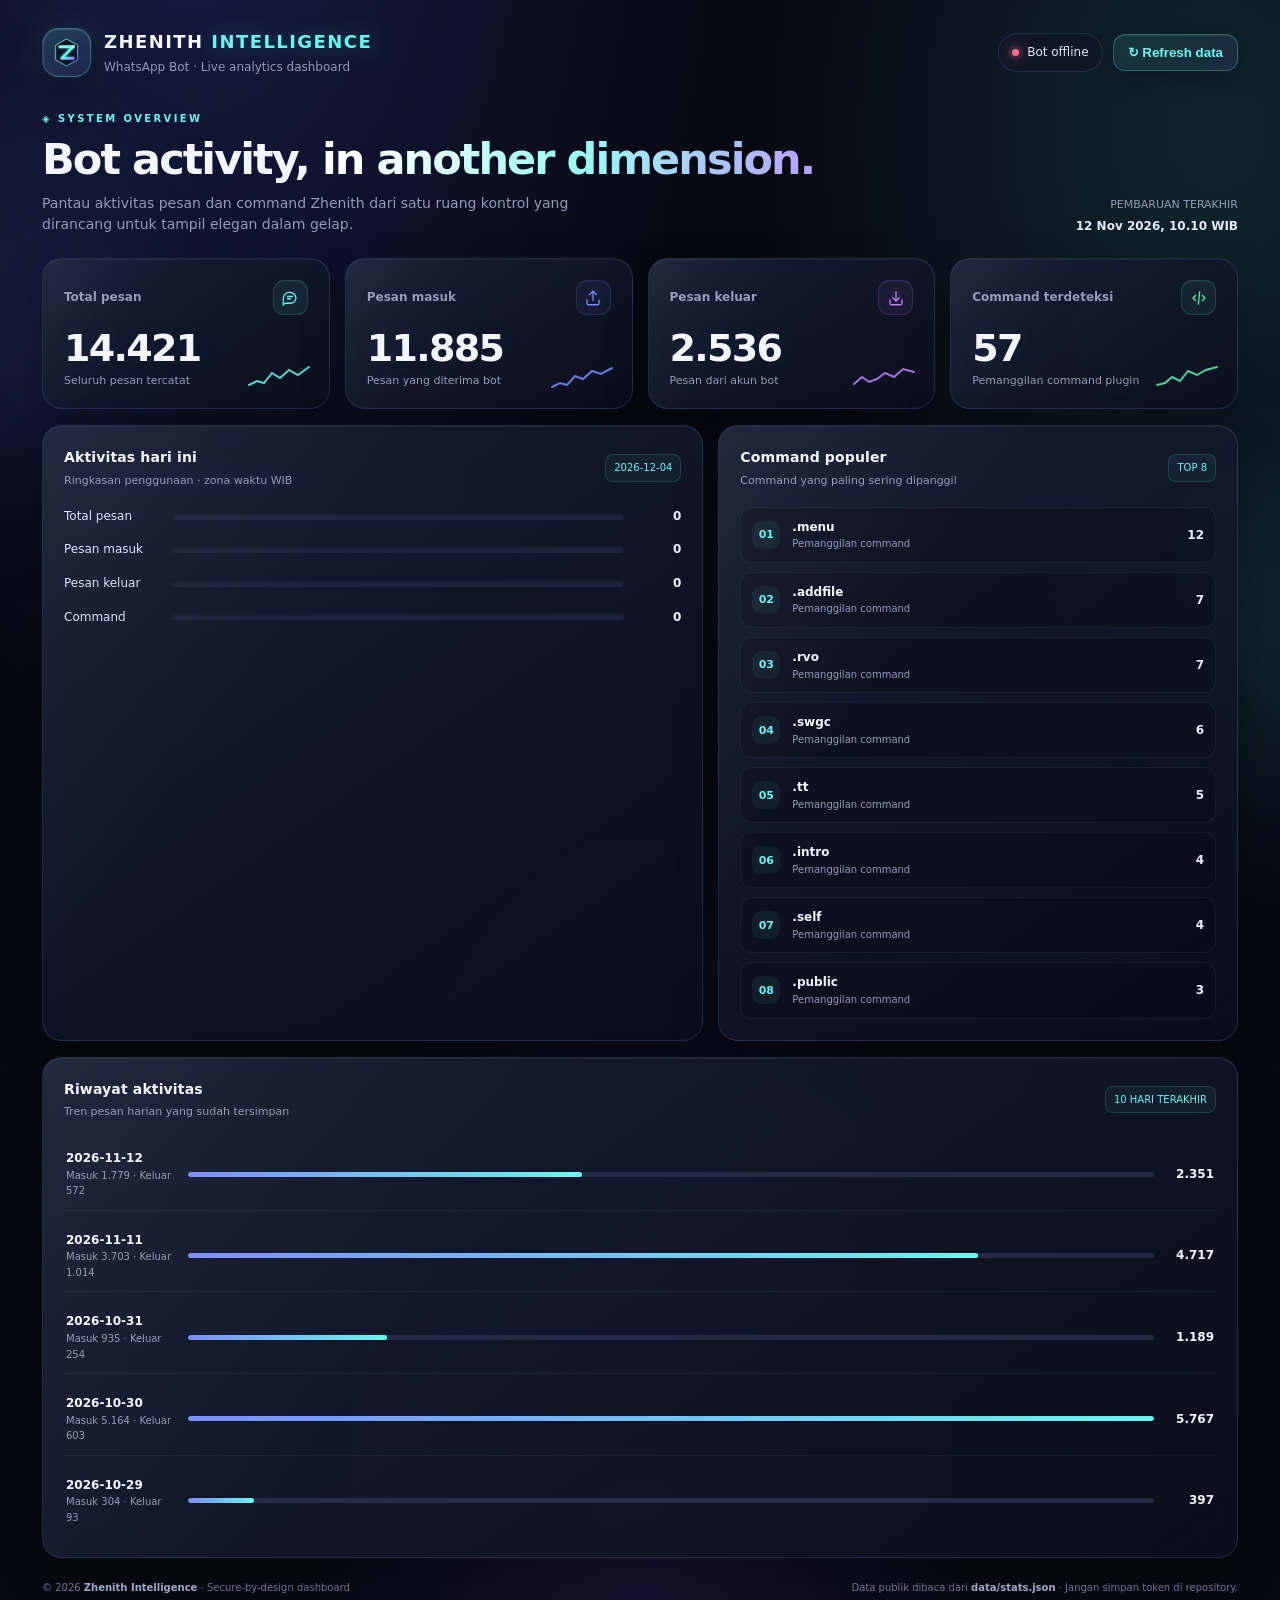
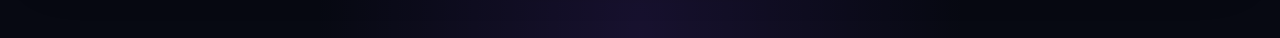
<file: index.html>
<!doctype html>
<html lang="id">
<head>
  <meta charset="utf-8">
  <meta name="viewport" content="width=device-width,initial-scale=1">
  <meta name="theme-color" content="#070912">
  <meta name="description" content="Dashboard statistik Zhenith WhatsApp Bot — pemantauan pesan dan command secara real-time-ish.">
  <title>Zhenith • Bot Intelligence</title>
  <link rel="icon" href="./assets/logo.svg" type="image/svg+xml">
  <style>
    :root{color-scheme:dark;--bg:#070912;--panel:rgba(17,22,40,.78);--panel2:rgba(22,29,52,.72);--line:rgba(156,174,255,.16);--text:#f4f6ff;--muted:#929bb9;--cyan:#6af5ed;--blue:#7b8cff;--violet:#bd82ff;--green:#5cf0b1;--red:#ff6f91;--shadow:0 24px 70px rgba(0,0,0,.38)}
    *{box-sizing:border-box}html{scroll-behavior:smooth}body{margin:0;min-height:100vh;background:radial-gradient(ellipse at 15% -10%,rgba(76,92,255,.22),transparent 35%),radial-gradient(ellipse at 95% 8%,rgba(76,245,237,.12),transparent 27%),radial-gradient(ellipse at 50% 100%,rgba(141,77,255,.12),transparent 36%),var(--bg);color:var(--text);font:14px/1.55 Inter,ui-sans-serif,system-ui,-apple-system,BlinkMacSystemFont,"Segoe UI",sans-serif;overflow-x:hidden}
    body:before{content:"";position:fixed;inset:0;pointer-events:none;opacity:.2;background-image:linear-gradient(rgba(147,163,255,.045) 1px,transparent 1px),linear-gradient(90deg,rgba(147,163,255,.045) 1px,transparent 1px);background-size:42px 42px;mask-image:linear-gradient(to bottom,black,transparent 85%)}
    .orb{position:fixed;width:300px;height:300px;border-radius:50%;filter:blur(90px);opacity:.12;pointer-events:none;z-index:-1}.orb.a{background:#6b7cff;top:18%;left:-180px}.orb.b{background:#4df4e7;right:-180px;top:55%}
    .shell{max-width:1240px;margin:auto;padding:28px 22px 42px;position:relative}.topbar{display:flex;align-items:center;justify-content:space-between;gap:18px;margin-bottom:34px}.brand{display:flex;align-items:center;gap:13px}.logo{width:49px;height:49px;border-radius:16px;display:grid;place-items:center;background:linear-gradient(145deg,rgba(106,245,237,.19),rgba(123,140,255,.12));border:1px solid rgba(106,245,237,.32);box-shadow:inset 0 1px rgba(255,255,255,.14),0 0 30px rgba(106,245,237,.11),0 12px 25px #0007;transform:perspective(300px) rotateY(-8deg)}.logo img{width:31px;height:31px}.brandname{font-size:18px;font-weight:850;letter-spacing:.08em}.brandname span{color:var(--cyan);text-shadow:0 0 22px #6af5ed66}.tagline{color:var(--muted);font-size:12px;margin-top:2px}.actions{display:flex;align-items:center;gap:10px}.pill{display:inline-flex;align-items:center;gap:8px;border:1px solid var(--line);background:rgba(16,21,39,.72);border-radius:999px;padding:9px 13px;color:#dfe5ff;font-size:12px;backdrop-filter:blur(12px)}.led{width:7px;height:7px;border-radius:50%;background:#8d95af;box-shadow:0 0 0 4px #8d95af1c}.led.online{background:var(--green);box-shadow:0 0 0 4px #5cf0b11c,0 0 15px #5cf0b1}.led.offline{background:var(--red);box-shadow:0 0 0 4px #ff6f911c,0 0 15px #ff6f91}.refresh{cursor:pointer;border:1px solid rgba(106,245,237,.28);border-radius:12px;padding:10px 14px;color:var(--cyan);font-weight:700;background:linear-gradient(145deg,rgba(106,245,237,.11),rgba(123,140,255,.09));box-shadow:inset 0 1px #ffffff12,0 8px 22px #0004;transition:.2s}.refresh:hover{transform:translateY(-2px);box-shadow:0 0 25px #6af5ed20}.refresh:active{transform:translateY(0) scale(.98)}
    .hero{display:flex;align-items:flex-end;justify-content:space-between;gap:20px;margin-bottom:22px}.eyebrow{font-size:10px;text-transform:uppercase;letter-spacing:.24em;color:var(--cyan);font-weight:800}.hero h1{font-size:clamp(28px,5vw,43px);line-height:1.12;letter-spacing:-.045em;margin:8px 0 10px;font-weight:850}.hero h1 span{background:linear-gradient(90deg,#fff 8%,#9afbf3 52%,#b8a0ff 100%);-webkit-background-clip:text;background-clip:text;color:transparent}.hero p{color:var(--muted);margin:0;max-width:560px}.updatedbox{text-align:right;color:var(--muted);font-size:11px;min-width:170px}.updatedbox strong{display:block;color:#e4e9ff;font-size:12px;font-weight:650;margin-top:4px}
    .stats{display:grid;grid-template-columns:repeat(4,minmax(0,1fr));gap:15px}.card{position:relative;min-width:0;overflow:hidden;border:1px solid var(--line);border-radius:20px;background:linear-gradient(145deg,rgba(23,30,54,.9),rgba(11,15,29,.86));box-shadow:inset 0 1px rgba(255,255,255,.055),0 18px 45px rgba(0,0,0,.22);backdrop-filter:blur(18px);transition:transform .25s,border-color .25s,box-shadow .25s}.card:before{content:"";position:absolute;inset:0;background:linear-gradient(125deg,rgba(255,255,255,.055),transparent 36%);pointer-events:none}.card:hover{transform:translateY(-4px);border-color:rgba(106,245,237,.28);box-shadow:inset 0 1px rgba(255,255,255,.08),0 22px 50px #0005,0 0 25px rgba(106,245,237,.04)}.stat{padding:21px 21px 18px;min-height:151px}.stathead{display:flex;align-items:center;justify-content:space-between;gap:8px;color:var(--muted);font-size:12px;font-weight:600}.iconbox{width:35px;height:35px;border-radius:11px;display:grid;place-items:center;color:var(--cyan);background:rgba(106,245,237,.08);border:1px solid rgba(106,245,237,.16);box-shadow:inset 0 1px #ffffff0b}.iconbox svg{width:18px;height:18px}.stat:nth-child(2) .iconbox{color:var(--blue);background:#7b8cff12;border-color:#7b8cff2c}.stat:nth-child(3) .iconbox{color:var(--violet);background:#bd82ff12;border-color:#bd82ff2c}.stat:nth-child(4) .iconbox{color:var(--green);background:#5cf0b112;border-color:#5cf0b12c}.value{font-size:clamp(28px,3.4vw,38px);font-weight:850;letter-spacing:-.045em;margin:13px 0 2px;line-height:1.1;overflow-wrap:anywhere;text-shadow:0 0 24px rgba(150,180,255,.08)}.statfoot{color:var(--muted);font-size:11px}.spark{position:absolute;right:18px;bottom:18px;width:64px;height:25px;opacity:.85}.spark path{fill:none;stroke:var(--cyan);stroke-width:2;stroke-linecap:round}.stat:nth-child(2) .spark path{stroke:var(--blue)}.stat:nth-child(3) .spark path{stroke:var(--violet)}.stat:nth-child(4) .spark path{stroke:var(--green)}
    .contentgrid{display:grid;grid-template-columns:1.12fr .88fr;gap:15px;margin-top:16px}.panel{padding:21px}.panelhead{display:flex;justify-content:space-between;align-items:center;gap:12px;margin-bottom:18px}.paneltitle{font-size:14px;font-weight:780;letter-spacing:.01em}.panelsub{font-size:11px;color:var(--muted);margin-top:3px}.mini-tag{font-size:10px;color:var(--cyan);border:1px solid #6af5ed2b;background:#6af5ed0c;border-radius:8px;padding:5px 8px;white-space:nowrap}.metriclist{display:grid;gap:15px}.metric{display:grid;grid-template-columns:95px minmax(0,1fr) 45px;align-items:center;gap:12px}.metricname{font-size:12px;color:#dce3ff}.metricnum{text-align:right;font-size:12px;font-weight:750}.track{height:7px;border-radius:20px;background:#222943;overflow:hidden;box-shadow:inset 0 2px 5px #0007}.track span{display:block;height:100%;width:0;border-radius:20px;background:linear-gradient(90deg,#6af5ed,#7b8cff);box-shadow:0 0 14px #6af5ed66;transition:width .7s ease}.metric:nth-child(2) .track span{background:linear-gradient(90deg,#7b8cff,#bd82ff);box-shadow:0 0 14px #bd82ff55}.metric:nth-child(3) .track span{background:linear-gradient(90deg,#5cf0b1,#6af5ed)}.metric:nth-child(4) .track span{background:linear-gradient(90deg,#bd82ff,#ff8fd8)}
    .commandlist,.historylist{display:grid;gap:9px}.commandrow{display:grid;grid-template-columns:30px minmax(0,1fr) auto;align-items:center;gap:10px;padding:10px 11px;border:1px solid rgba(156,174,255,.09);border-radius:12px;background:rgba(8,12,25,.38)}.rank{display:grid;place-items:center;width:28px;height:28px;border-radius:9px;color:var(--cyan);background:#6af5ed10;font-size:11px;font-weight:800}.commandname{font-size:12px;font-weight:700;overflow-wrap:anywhere}.commandmeta{font-size:10px;color:var(--muted)}.commandcount{font-size:12px;font-weight:800;color:#e9edff}.empty{color:var(--muted);font-size:12px;padding:13px 0}.history{margin-top:16px}.historyrow{display:grid;grid-template-columns:110px minmax(0,1fr) 48px;gap:12px;align-items:center;padding:11px 2px;border-bottom:1px solid rgba(156,174,255,.09)}.historyrow:last-child{border-bottom:0}.date{font-size:12px;font-weight:700}.date small{display:block;color:var(--muted);font-size:10px;font-weight:500}.historybar{height:5px;background:#252b45;border-radius:10px;overflow:hidden}.historybar span{display:block;height:100%;border-radius:10px;background:linear-gradient(90deg,#7b8cff,#6af5ed)}.historycount{text-align:right;font-size:12px;font-weight:750}.footer{display:flex;justify-content:space-between;gap:16px;flex-wrap:wrap;margin-top:22px;color:#747e9e;font-size:10px}.footer strong{color:#aab5d6;font-weight:600}.toast{position:fixed;bottom:20px;left:50%;transform:translate(-50%,20px);padding:10px 14px;border-radius:12px;border:1px solid var(--line);background:#121a2c;color:var(--text);font-size:12px;opacity:0;pointer-events:none;transition:.25s;box-shadow:var(--shadow);z-index:5}.toast.show{opacity:1;transform:translate(-50%,0)}
    @media(max-width:850px){.stats{grid-template-columns:repeat(2,minmax(0,1fr))}.contentgrid{grid-template-columns:1fr}.hero{align-items:flex-start}.updatedbox{min-width:125px}}@media(max-width:560px){.shell{padding:19px 13px 30px}.topbar{margin-bottom:26px;align-items:flex-start}.brandname{font-size:15px}.tagline{font-size:10px}.logo{width:42px;height:42px;border-radius:13px}.actions{flex-direction:column;align-items:flex-end;gap:7px}.pill{padding:7px 10px;font-size:10px}.refresh{padding:8px 10px;font-size:11px}.hero{display:block}.hero h1{font-size:31px}.updatedbox{text-align:left;margin-top:15px}.stats{gap:10px}.stat{padding:15px;min-height:135px;border-radius:16px}.value{font-size:29px}.stathead{font-size:10px}.iconbox{width:30px;height:30px}.spark{width:43px;right:12px;bottom:12px;opacity:.5}.panel{padding:16px;border-radius:16px}.metric{grid-template-columns:76px minmax(0,1fr) 35px;gap:8px}.historyrow{grid-template-columns:88px minmax(0,1fr) 35px;gap:8px}.date{font-size:11px}}
    @media(prefers-reduced-motion:reduce){*,*:before,*:after{scroll-behavior:auto!important;transition:none!important}}
  </style>
</head>
<body><div class="orb a"></div><div class="orb b"></div>
<main class="shell">
  <header class="topbar">
    <div class="brand"><div class="logo"><img src="./assets/logo.svg" alt="Zhenith"></div><div><div class="brandname">ZHENITH <span>INTELLIGENCE</span></div><div class="tagline">WhatsApp Bot · Live analytics dashboard</div></div></div>
    <div class="actions"><div class="pill"><i class="led" id="led"></i><span id="status">Menghubungkan data…</span></div><button class="refresh" id="refresh" type="button">↻ &nbsp; Refresh data</button></div>
  </header>
  <section class="hero"><div><div class="eyebrow">◈ SYSTEM OVERVIEW</div><h1>Bot activity, <span>in another dimension.</span></h1><p>Pantau aktivitas pesan dan command Zhenith dari satu ruang kontrol yang dirancang untuk tampil elegan dalam gelap.</p></div><div class="updatedbox">PEMBARUAN TERAKHIR<strong id="updated">Belum tersedia</strong></div></section>
  <section class="stats" aria-label="Statistik total">
    <article class="card stat"><div class="stathead"><span>Total pesan</span><span class="iconbox"><svg viewBox="0 0 24 24" fill="none" stroke="currentColor" stroke-width="1.7"><path d="M20 11.5a7.5 7.5 0 0 1-7.5 7.5H6l-3 2v-6.5A7.5 7.5 0 1 1 20 11.5Z"/><path d="M8 10h8M8 13h5"/></svg></span></div><div class="value" id="messages">—</div><div class="statfoot">Seluruh pesan tercatat</div><svg class="spark" viewBox="0 0 64 25"><path d="M2 20 10 16 17 18 25 8 33 13 42 5 51 10 62 2"/></svg></article>
    <article class="card stat"><div class="stathead"><span>Pesan masuk</span><span class="iconbox"><svg viewBox="0 0 24 24" fill="none" stroke="currentColor" stroke-width="1.7"><path d="M12 16V3m-5 5 5-5 5 5"/><path d="M4 14v5a2 2 0 0 0 2 2h12a2 2 0 0 0 2-2v-5"/></svg></span></div><div class="value" id="incoming">—</div><div class="statfoot">Pesan yang diterima bot</div><svg class="spark" viewBox="0 0 64 25"><path d="M2 22 10 18 17 20 25 11 33 14 42 6 51 9 62 3"/></svg></article>
    <article class="card stat"><div class="stathead"><span>Pesan keluar</span><span class="iconbox"><svg viewBox="0 0 24 24" fill="none" stroke="currentColor" stroke-width="1.7"><path d="M12 3v13m-5-5 5 5 5-5"/><path d="M4 14v5a2 2 0 0 0 2 2h12a2 2 0 0 0 2-2v-5"/></svg></span></div><div class="value" id="outgoing">—</div><div class="statfoot">Pesan dari akun bot</div><svg class="spark" viewBox="0 0 64 25"><path d="M2 19 10 12 17 17 25 14 33 8 42 12 51 4 62 7"/></svg></article>
    <article class="card stat"><div class="stathead"><span>Command terdeteksi</span><span class="iconbox"><svg viewBox="0 0 24 24" fill="none" stroke="currentColor" stroke-width="1.7"><path d="m8 8-4 4 4 4m8-8 4 4-4 4m-3-13-2 18"/></svg></span></div><div class="value" id="commands">—</div><div class="statfoot">Pemanggilan command plugin</div><svg class="spark" viewBox="0 0 64 25"><path d="M2 20 10 18 17 12 25 16 33 6 42 10 51 5 62 2"/></svg></article>
  </section>
  <section class="contentgrid">
    <article class="card panel"><div class="panelhead"><div><div class="paneltitle">Aktivitas hari ini</div><div class="panelsub">Ringkasan penggunaan · zona waktu WIB</div></div><span class="mini-tag" id="todayDate">HARI INI</span></div><div class="metriclist" id="today"><div class="empty">Menunggu data statistik…</div></div></article>
    <article class="card panel"><div class="panelhead"><div><div class="paneltitle">Command populer</div><div class="panelsub">Command yang paling sering dipanggil</div></div><span class="mini-tag">TOP 8</span></div><div class="commandlist" id="popular"><div class="empty">Belum ada command tercatat.</div></div></article>
  </section>
  <section class="card panel history"><div class="panelhead"><div><div class="paneltitle">Riwayat aktivitas</div><div class="panelsub">Tren pesan harian yang sudah tersimpan</div></div><span class="mini-tag">10 HARI TERAKHIR</span></div><div class="historylist" id="history"><div class="empty">Memuat riwayat…</div></div></section>
  <footer class="footer"><span>© <span id="year"></span> <strong>Zhenith Intelligence</strong> · Secure-by-design dashboard</span><span>Data publik dibaca dari <strong>data/stats.json</strong> · Jangan simpan token di repository.</span></footer>
</main><div class="toast" id="toast" role="status"></div>
<script>
const $=id=>document.getElementById(id);const fmt=n=>Number(n||0).toLocaleString('id-ID');let toastTimer;
function dayKey(){const p=new Intl.DateTimeFormat('en-CA',{timeZone:'Asia/Jakarta',year:'numeric',month:'2-digit',day:'2-digit'}).formatToParts(new Date());return `${p.find(x=>x.type==='year').value}-${p.find(x=>x.type==='month').value}-${p.find(x=>x.type==='day').value}`}
function showToast(msg){$('toast').textContent=msg;$('toast').classList.add('show');clearTimeout(toastTimer);toastTimer=setTimeout(()=>$('toast').classList.remove('show'),2400)}
function safeDate(s){if(!s)return 'Belum tersedia';const d=new Date(s);return Number.isNaN(d.getTime())?'Belum tersedia':d.toLocaleString('id-ID',{timeZone:'Asia/Jakarta',day:'2-digit',month:'short',year:'numeric',hour:'2-digit',minute:'2-digit'})+' WIB'}
function metric(label,value,max){const pct=max?Math.max(0,Math.min(100,Number(value||0)/max*100)):0;return `<div class="metric"><div class="metricname">${label}</div><div class="track"><span style="width:${pct}%"></span></div><div class="metricnum">${fmt(value)}</div></div>`}
function commandRow(name,count,i){return `<div class="commandrow"><div class="rank">${String(i+1).padStart(2,'0')}</div><div><div class="commandname">.${String(name).replace(/[&<>"']/g,c=>({'&':'&amp;','<':'&lt;','>':'&gt;','"':'&quot;',"'":'&#39;'}[c]))}</div><div class="commandmeta">Pemanggilan command</div></div><div class="commandcount">${fmt(count)}</div></div>`}
async function load(showNotice=false){$('refresh').disabled=true;$('refresh').textContent='◌ Memuat…';try{const r=await fetch('./data/stats.json?ts='+Date.now(),{cache:'no-store'});if(!r.ok)throw new Error('HTTP '+r.status);const s=await r.json(),t=s.totals||{},days=s.days||{},d=days[dayKey()]||{},online=s.bot?.status==='online';$('messages').textContent=fmt(t.messages);$('incoming').textContent=fmt(t.incoming);$('outgoing').textContent=fmt(t.outgoing);$('commands').textContent=fmt(t.commands);$('status').textContent=online?'Bot online':s.bot?.status==='offline'?'Bot offline':'Status menunggu';$('led').className='led '+(online?'online':s.bot?.status==='offline'?'offline':'');$('updated').textContent=s.updatedAt?safeDate(s.updatedAt):'Belum tersedia';$('todayDate').textContent=dayKey();const max=Math.max(1,d.messages||0,d.incoming||0,d.outgoing||0,d.commands||0);$('today').innerHTML=metric('Total pesan',d.messages,max)+metric('Pesan masuk',d.incoming,max)+metric('Pesan keluar',d.outgoing,max)+metric('Command',d.commands,max);const top=Object.entries(s.commands||{}).sort((a,b)=>Number(b[1])-Number(a[1])).slice(0,8);$('popular').innerHTML=top.length?top.map(([k,v],i)=>commandRow(k,v,i)).join(''):'<div class="empty">Belum ada command tercatat. Aktivitas akan muncul setelah bot memproses command.</div>';const hist=Object.entries(days).sort((a,b)=>b[0].localeCompare(a[0])).slice(0,10),maxHist=Math.max(1,...hist.map(([,v])=>Number(v.messages||0)));$('history').innerHTML=hist.length?hist.map(([date,v])=>`<div class="historyrow"><div class="date">${date}<small>Masuk ${fmt(v.incoming)} · Keluar ${fmt(v.outgoing)}</small></div><div class="historybar"><span style="width:${Math.max(0,Math.min(100,Number(v.messages||0)/maxHist*100))}%"></span></div><div class="historycount">${fmt(v.messages)}</div></div>`).join(''):'<div class="empty">Riwayat akan tampil setelah statistik pertama tersinkronisasi.</div>';if(showNotice)showToast('Data berhasil diperbarui');}catch(e){$('status').textContent='Data belum tersedia';$('led').className='led offline';if(showNotice)showToast('Gagal memuat data. Periksa data/stats.json');console.error(e)}finally{$('refresh').disabled=false;$('refresh').textContent='↻  Refresh data'}}
$('refresh').addEventListener('click',()=>load(true));$('year').textContent=new Date().getFullYear();load();setInterval(()=>load(false),60000);
</script></body></html>
</file>
